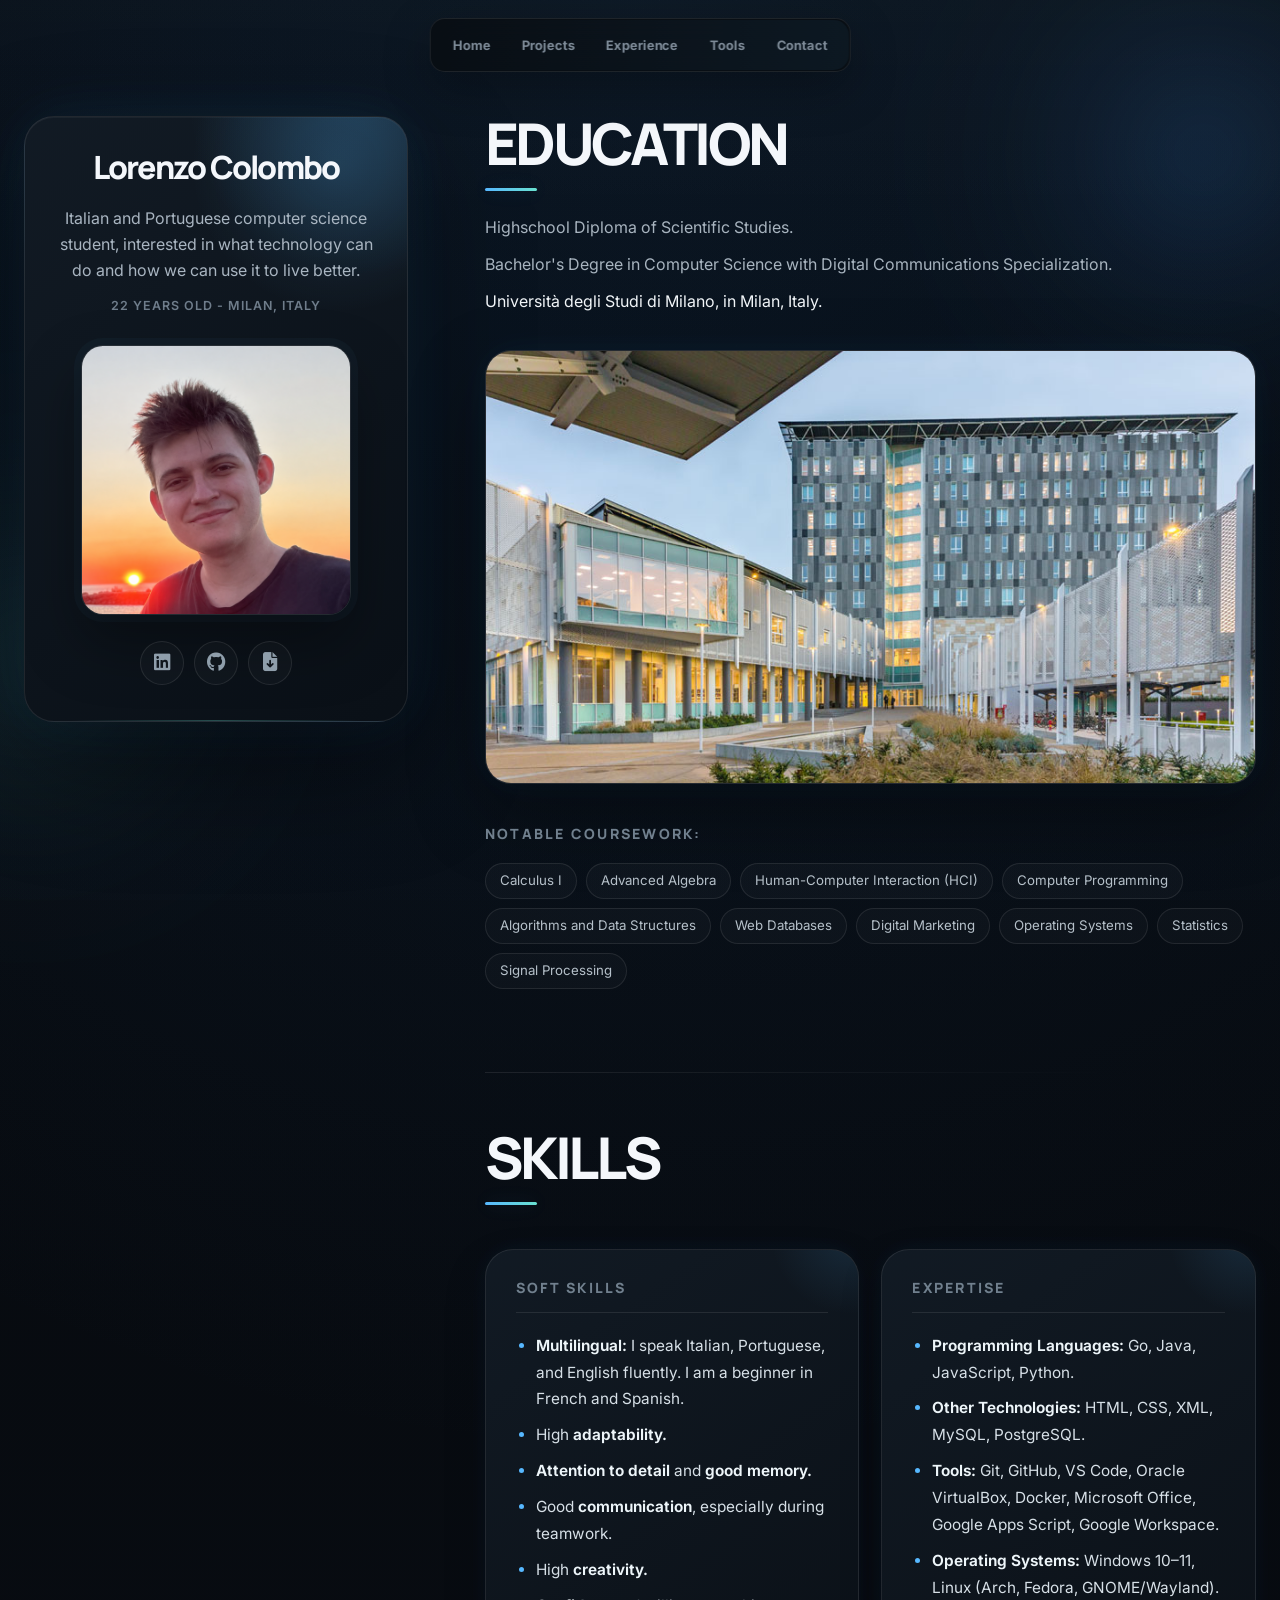
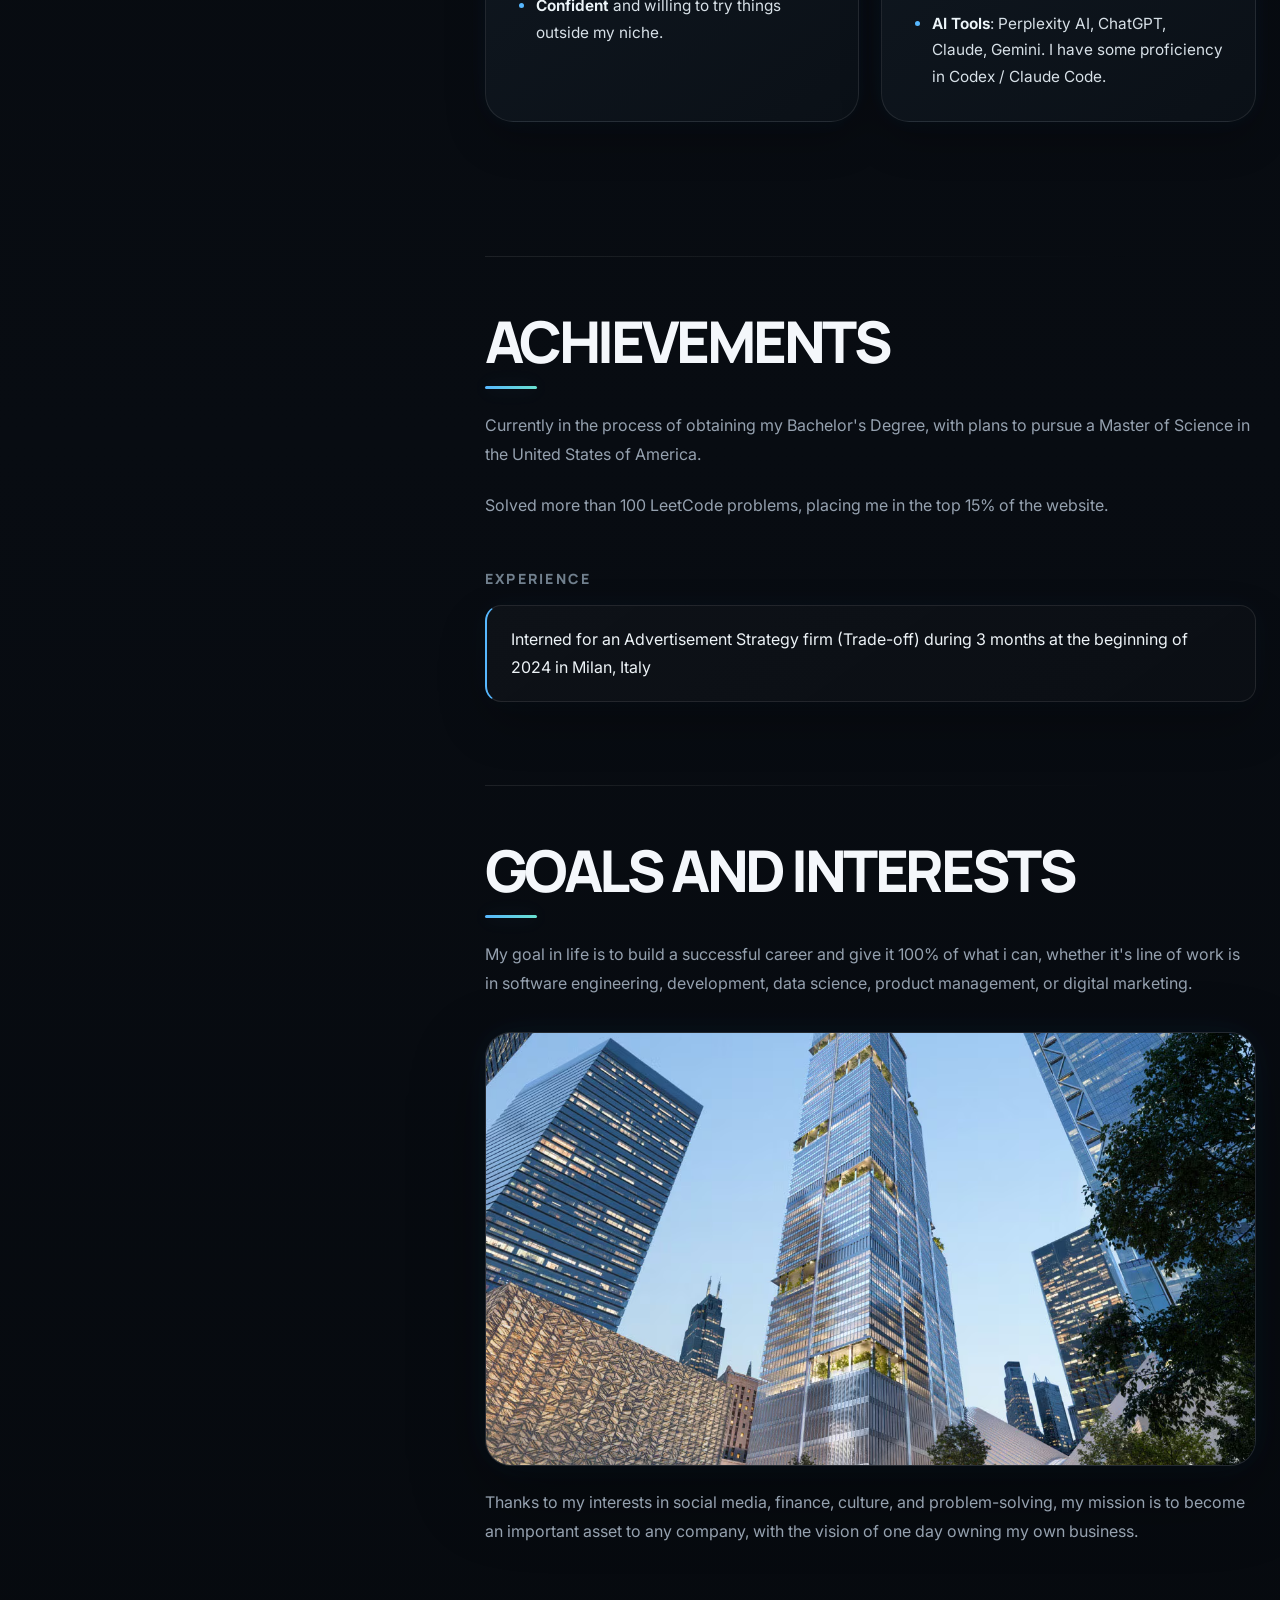
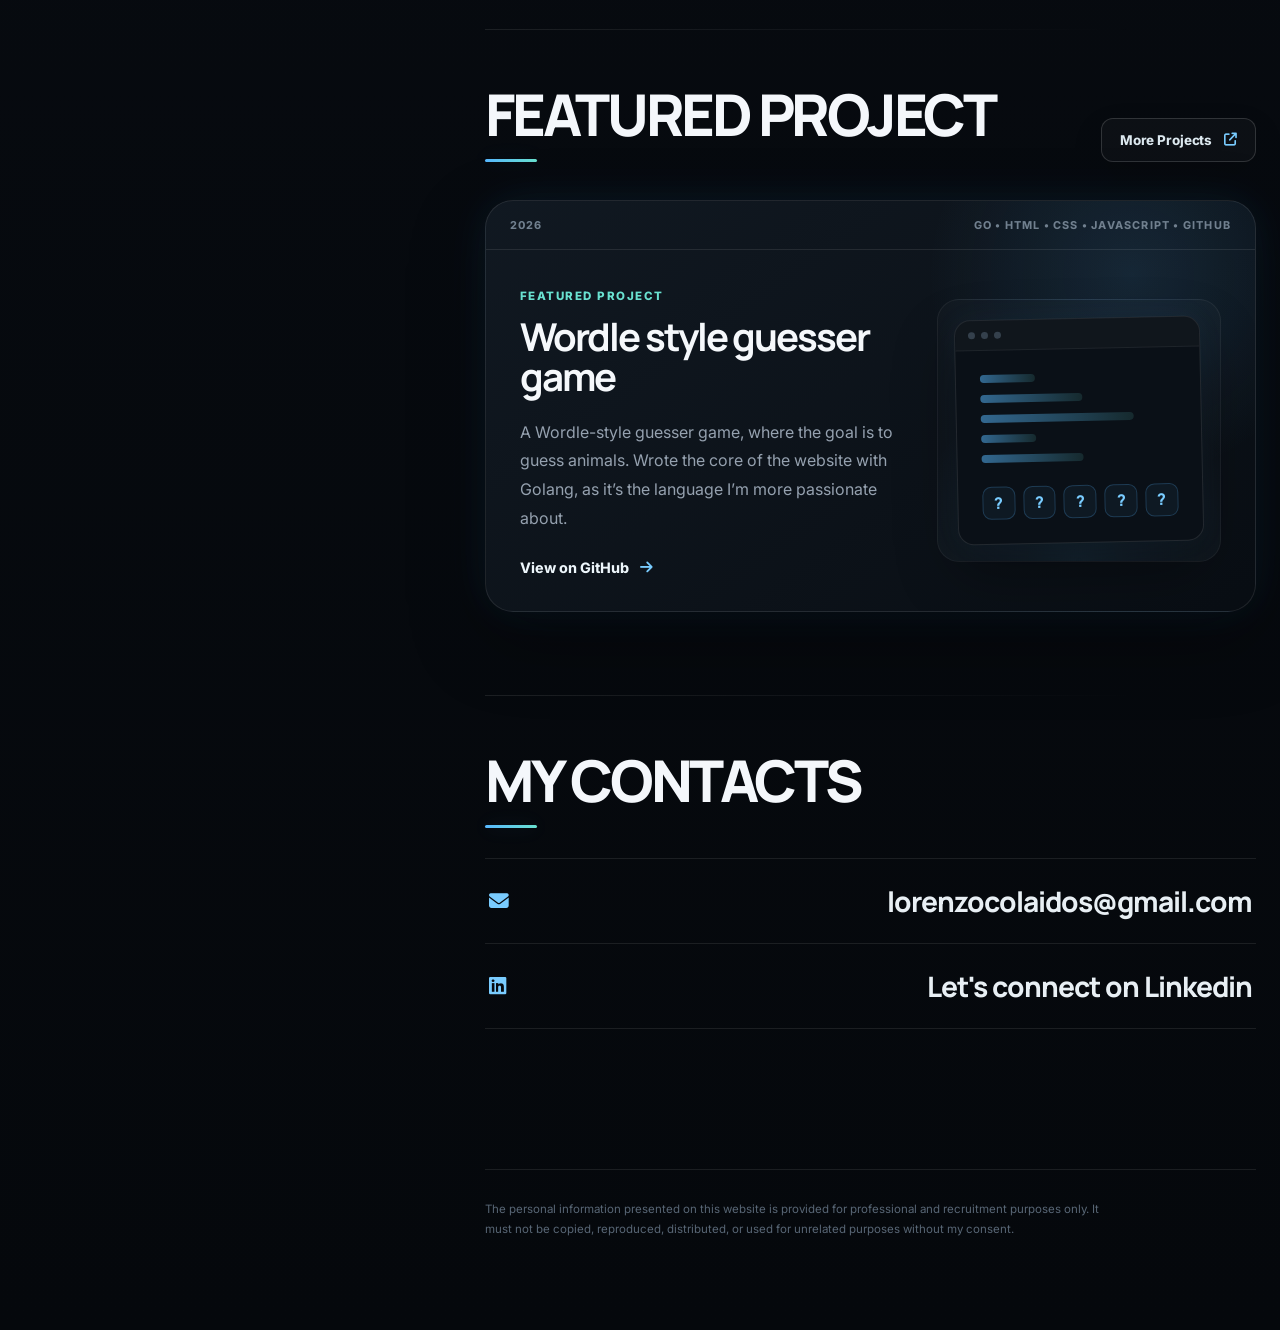
<file: index.html>
<!DOCTYPE html>
<html lang="en">

<head>
    <meta charset="UTF-8">
    <meta name="viewport" content="width=device-width, initial-scale=1.0">
    <meta name="description" content="Portfolio of Lorenzo Colombo, computer science student in Milan.">
    <meta name="theme-color" content="#0b0f14">
    <title>Lorenzo Colombo Aidos Portfolio</title>

    <link rel="icon" href="data:image/svg+xml,<svg xmlns=%22http://www.w3.org/2000/svg%22 viewBox=%220 0 64 64%22><rect width=%2264%22 height=%2264%22 rx=%2214%22 fill=%22%230b0f14%22/><text x=%2232%22 y=%2244%22 font-size=%2230%22 font-family=%22Arial%22 font-weight=%22700%22 text-anchor=%22middle%22 fill=%22%2368d7ff%22>LC</text></svg>">

    <link rel="preconnect" href="https://fonts.googleapis.com">
    <link rel="preconnect" href="https://fonts.gstatic.com" crossorigin>
    <link href="https://fonts.googleapis.com/css2?family=Inter:wght@400;500;600;700;800&family=Manrope:wght@500;600;700;800&display=swap" rel="stylesheet">
    <link rel="stylesheet" href="https://cdnjs.cloudflare.com/ajax/libs/font-awesome/6.5.2/css/all.min.css">
    <link rel="stylesheet" href="./profile.css">
    <link rel="stylesheet" href="./content.css">
    <link rel="stylesheet" href="./navbar.css">

    <script src="./fadenavbar.js" defer></script>
</head>

<body id="top">

    <div class="ambient ambient-one" aria-hidden="true"></div>
    <div class="ambient ambient-two" aria-hidden="true"></div>
    <div class="scroll-progress" aria-hidden="true"></div>

    <nav class="navbar" aria-label="Main navigation">
        <a href="#top">Home</a>
        <a href="./projects.html">Projects</a>
        <a href="#experience">Experience</a>
        <a href="#tools">Tools</a>
        <a href="#contact">Contact</a>
    </nav>

    <div class="layout">

        <aside class="profile">

            <h1 class="name">Lorenzo Colombo</h1>
            <p class="description">Italian and Portuguese computer science student, interested in what technology can do and how we can use it to live better.</p>
            <p class="information">22 years old - Milan, Italy</p>
            <img class="profilepicture" src="picture.png" alt="Portrait of Lorenzo Colombo">

            <div class="socials">
                <a href="https://www.linkedin.com/in/lorenzo-colombo-1971093bb/" target="_blank" rel="noopener noreferrer" aria-label="LinkedIn" title="LinkedIn">
                    <i class="fa-brands fa-linkedin"></i>
                </a>

                <a href="https://github.com/LoreAidos" target="_blank" rel="noopener noreferrer" aria-label="GitHub" title="GitHub">
                    <i class="fa-brands fa-github"></i>
                </a>

                <a href="CSCV_EN.pdf" download aria-label="Download CV" title="Download CV">
                    <i class="fa-solid fa-file-arrow-down"></i>
                </a>
            </div>

        </aside>


        <main class="content">

            <section id="education">

                <h1 class="titlewhite">EDUCATION</h1>

                <p class="paragraph education-entries">
                    <span>Highschool Diploma of Scientific Studies.</span>
                    <span>Bachelor's Degree in Computer Science with Digital Communications Specialization.</span>
                    <span class="paragraphwhite">Università degli Studi di Milano, in Milan, Italy.</span>
                </p>

                <figure class="figure">
                    <img class="picture1" src="celoria.png" alt="The Celoria campus of the Università degli Studi di Milano" loading="lazy">
                </figure>

                <h2 class="titlegray">NOTABLE COURSEWORK:</h2>
                <ul class="education-list">
                    <li>Calculus I</li>
                    <li>Advanced Algebra</li>
                    <li>Human-Computer Interaction (HCI)</li>
                    <li>Computer Programming</li>
                    <li>Algorithms and Data Structures</li>
                    <li>Web Databases</li>
                    <li>Digital Marketing</li>
                    <li>Operating Systems</li>
                    <li>Statistics</li>
                    <li>Signal Processing</li>
                </ul>

            </section>


            <section id="tools">

                <h1 class="titlewhite">SKILLS</h1>

                <div class="skills-container">

                    <div class="skills-box">
                        <h2 class="titlegray">SOFT SKILLS</h2>

                        <ul class="skills-list">
                            <li><strong>Multilingual:</strong> I speak Italian, Portuguese, and English fluently. I am a beginner in French and Spanish.</li>
                            <li>High <strong>adaptability.</strong></li>
                            <li><strong>Attention to detail</strong> and <strong>good memory.</strong></li>
                            <li>Good <strong>communication</strong>, especially during teamwork.</li>
                            <li>High <strong>creativity.</strong></li>
                            <li><strong>Confident</strong> and willing to try things outside my niche.</li>
                        </ul>
                    </div>

                    <div class="skills-box">
                        <h2 class="titlegray">EXPERTISE</h2>

                        <ul class="skills-list">
                            <li><strong>Programming Languages:</strong> Go, Java, JavaScript, Python.</li>
                            <li><strong>Other Technologies:</strong> HTML, CSS, XML, MySQL, PostgreSQL.</li>
                            <li><strong>Tools:</strong> Git, GitHub, VS Code, Oracle VirtualBox, Docker, Microsoft Office, Google Apps Script, Google Workspace.</li>
                            <li><strong>Operating Systems:</strong> Windows 10–11, Linux (Arch, Fedora, GNOME/Wayland).</li>
                            <li><strong>AI Tools</strong>: Perplexity AI, ChatGPT, Claude, Gemini. I have some proficiency in Codex / Claude Code.</li>
                        </ul>
                    </div>

                </div>

                <p class="paragraph skills-summary">I'm very proficient in Web Development and programming languages like Go and Java.</p>

            </section>


            <section id="experience">

                <h1 class="titlewhite">ACHIEVEMENTS</h1>

                <p class="paragraph">
                    Currently in the process of obtaining my Bachelor's Degree, with plans to pursue a Master of Science in the United States of America.
                </p>
                <p class="paragraph">
                    Solved more than 100 LeetCode problems, placing me in the top 15% of the website.
                </p>

                <h2 class="titlegray subtitle">EXPERIENCE</h2>
                <p class="paragraphwhite experience-card">Interned for an Advertisement Strategy firm (Trade-off) during 3 months at the beginning of 2024 in Milan, Italy </p>

            </section>


            <section id="goals">

                <h1 class="titlewhite">GOALS AND INTERESTS</h1>

                <p class="paragraph">
                    My goal in life is to build a successful career and give it 100% of what i can,
                    whether it's line of work is in software engineering, development, data science,
                    product management, or digital marketing.
                </p>

                <figure class="figure">
                    <img class="picture2" src="stockimagegoals.png" alt="Abstract dashboard with charts and data visualizations" loading="lazy">
                </figure>

                <p class="paragraph">
                    Thanks to my interests in social media, finance, culture, and
                    problem-solving, my mission is to become an important asset to any
                    company, with the vision of one day owning my own business.
                </p>

            </section>


            <section id="projects" class="featured-project-section">

                <div class="section-heading-row">
                    <h1 class="titlewhite">FEATURED PROJECT</h1>
                    <a class="more-projects-button" href="./projects.html">
                        More Projects
                        <i class="fa-solid fa-arrow-up-right-from-square" aria-hidden="true"></i>
                    </a>
                </div>

                <article class="featured-project-card">
                    <div class="project-meta">
                        <span>2026</span>
                        <span>GO • HTML • CSS • JAVASCRIPT • GITHUB</span>
                    </div>

                    <div class="project-body">
                        <div class="project-copy">
                            <span class="project-kicker">Featured Project</span>
                            <h2>Wordle style guesser game</h2>
                            <p>
                                A Wordle-style guesser game, where the goal is to guess animals.
                                Wrote the core of the website with Golang, as it’s the language I’m more passionate about.
                            </p>

                            <a class="project-link" href="https://github.com/LoreAidos" target="_blank" rel="noopener noreferrer">
                                View on GitHub
                                <i class="fa-solid fa-arrow-right" aria-hidden="true"></i>
                            </a>
                        </div>

                        <div class="project-visual" aria-hidden="true">
                            <div class="project-window">
                                <div class="project-window-bar">
                                    <span></span><span></span><span></span>
                                </div>
                                <div class="project-window-content">
                                    <div class="project-code-line short"></div>
                                    <div class="project-code-line medium"></div>
                                    <div class="project-code-line long"></div>
                                    <div class="project-code-line short"></div>
                                    <div class="project-code-line medium"></div>
                                    <div class="project-grid">
                                        <span>?</span><span>?</span><span>?</span><span>?</span><span>?</span>
                                    </div>
                                </div>
                            </div>
                        </div>
                    </div>
                </article>

            </section>




            <section id="contact">

                <h1 class="titlewhite">My Contacts</h1>

                <div class="contact-links">
                    <a class="contact-link" href="mailto:lorenzocolaidos@gmail.com">
                        <i class="fa-solid fa-envelope" aria-hidden="true"></i>
                        <span>lorenzocolaidos@gmail.com</span>
                    </a>
                    <a class="contact-link" href="https://www.linkedin.com/in/lorenzo-colombo-1971093bb/" target="_blank" rel="noopener noreferrer">
                        <i class="fa-brands fa-linkedin" aria-hidden="true"></i>
                        <span>Let's connect on Linkedin</span>
                    </a>
                </div>

            </section>


            <footer>
                <p class="privacy-notice">
                    The personal information presented on this website is provided for
                    professional and recruitment purposes only. It must not be copied,
                    reproduced, distributed, or used for unrelated purposes without my
                    consent.
                </p>
            </footer>

        </main>

    </div>

</body>

</html>
</file>
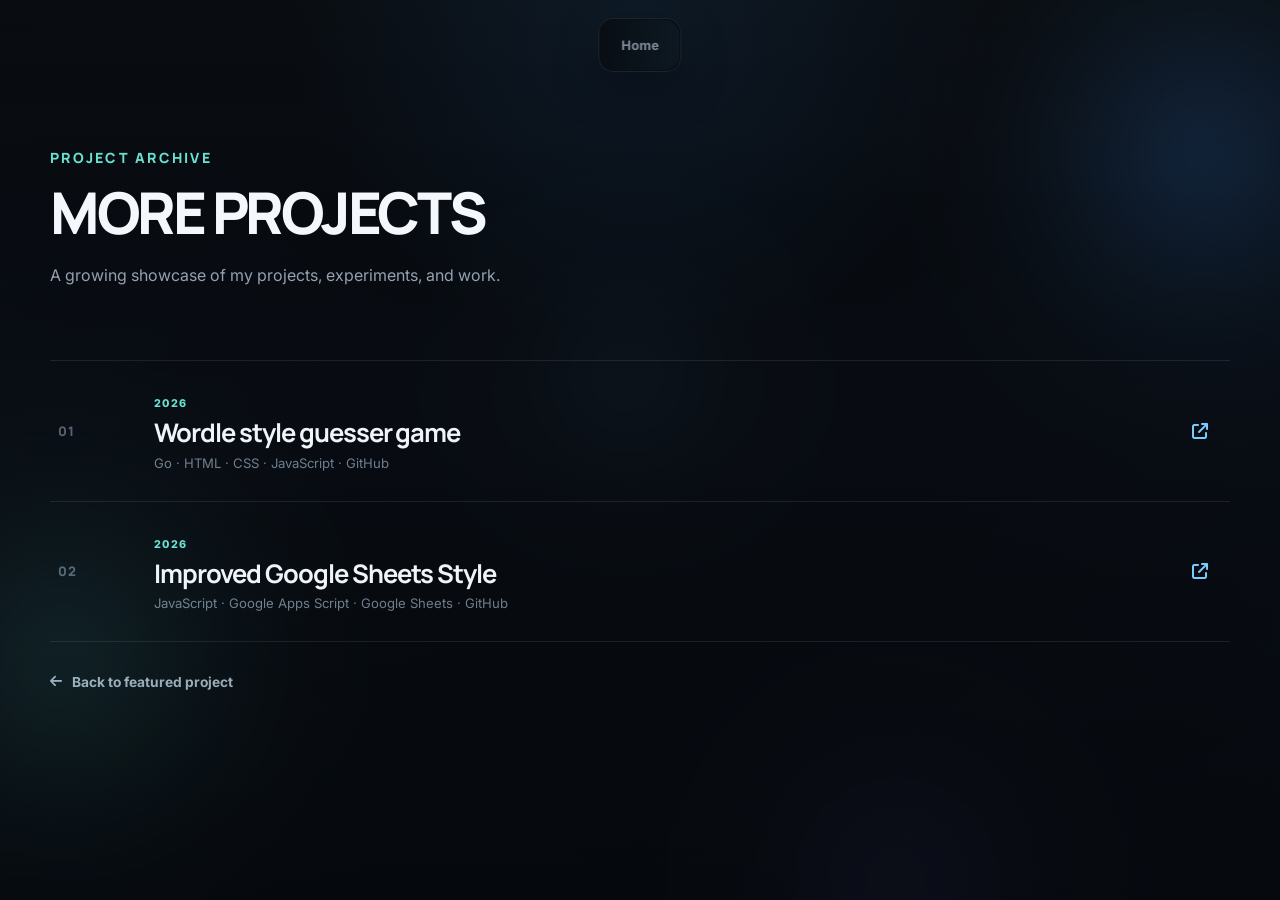
<file: projects.html>
<!DOCTYPE html>
<html lang="en">
<head>
    <meta charset="UTF-8">
    <meta name="viewport" content="width=device-width, initial-scale=1.0">
    <meta name="description" content="Projects by Lorenzo Colombo.">
    <meta name="theme-color" content="#070a0f">
    <title>Lorenzo Colombo — Projects</title>
    <link rel="preconnect" href="https://fonts.googleapis.com">
    <link rel="preconnect" href="https://fonts.gstatic.com" crossorigin>
    <link href="https://fonts.googleapis.com/css2?family=Inter:wght@400;500;600;700;800&family=Manrope:wght@500;600;700;800&display=swap" rel="stylesheet">
    <link rel="stylesheet" href="https://cdnjs.cloudflare.com/ajax/libs/font-awesome/6.5.2/css/all.min.css">
    <link rel="stylesheet" href="./profile.css">
    <link rel="stylesheet" href="./content.css">
    <link rel="stylesheet" href="./navbar.css">
    <script src="./fadenavbar.js" defer></script>
</head>
<body>
    <div class="ambient ambient-one" aria-hidden="true"></div>
    <div class="ambient ambient-two" aria-hidden="true"></div>
    <div class="ambient ambient-three" aria-hidden="true"></div>
    <div class="ambient ambient-four" aria-hidden="true"></div>
    <div class="scroll-progress" aria-hidden="true"></div>

    <nav class="navbar" aria-label="Main navigation">
        <a href="./index.html#top">Home</a>
    </nav>

    <main class="projects-page">
        <header class="projects-hero">
            <span class="titlegray">PROJECT ARCHIVE</span>
            <h1 class="titlewhite">MORE PROJECTS</h1>
            <p class="paragraph">A growing showcase of my projects, experiments, and work.</p>
        </header>

        <section class="project-list" aria-label="Project list">
            <!-- Duplicate a .project-row below when you add another project. -->
            <a class="project-row" href="https://github.com/LoreAidos" target="_blank" rel="noopener noreferrer">
                <div class="project-index">01</div>
                <div class="project-info">
                    <span class="project-list-kicker">2026</span>
                    <h2>Wordle style guesser game</h2>
                    <p>Go · HTML · CSS · JavaScript · GitHub</p>
                </div>
                <i class="fa-solid fa-arrow-up-right-from-square project-row-icon" aria-hidden="true"></i>
            </a>
            <a class="project-row" href="https://github.com/LoreAidos/ImprovedGoogleSheetsStyle" target="_blank" rel="noopener noreferrer">
                <div class="project-index">02</div>
                <div class="project-info">
                    <span class="project-list-kicker">2026</span>
                    <h2>Improved Google Sheets Style</h2>
                    <p>JavaScript · Google Apps Script · Google Sheets · GitHub</p>
                </div>
                <i class="fa-solid fa-arrow-up-right-from-square project-row-icon" aria-hidden="true"></i>
            </a>
        </section>

        <a class="back-home" href="./index.html#projects">
            <i class="fa-solid fa-arrow-left" aria-hidden="true"></i>
            Back to featured project
        </a>
    </main>

    <script>
        const progress = document.querySelector('.scroll-progress');
        function updateProgress() {
            const max = document.documentElement.scrollHeight - window.innerHeight;
            progress.style.width = `${max > 0 ? (window.scrollY / max) * 100 : 0}%`;
        }
        window.addEventListener('scroll', updateProgress, { passive: true });
        updateProgress();
    </script>
</body>
</html>
</file>
<file: profile.css>
:root {
    --bg: #070a0f;
    --bg-soft: #0b1017;
    --surface: #0f151d;
    --surface-2: #121b25;
    --surface-3: #17222e;
    --ink: #f4f7fb;
    --muted: #95a1af;
    --muted-2: #667382;
    --line: rgba(255,255,255,.09);
    --line-strong: rgba(255,255,255,.15);
    --blue: #57b8ff;
    --blue-bright: #79ccff;
    --blue-deep: #2467ad;
    --cyan: #69e1d0;
    --shadow-sm: 0 18px 40px rgba(0,0,0,.24), 0 0 30px rgba(87,184,255,.035);
    --shadow-md: 0 28px 72px rgba(0,0,0,.34), 0 0 42px rgba(87,184,255,.045);
    --shadow-lg: 0 42px 118px rgba(0,0,0,.44), 0 0 58px rgba(87,184,255,.055);
    --radius-lg: 28px;
    --radius-md: 18px;
    --max: 1480px;
    --grid-size: clamp(34px, 3vw, 52px);
}

* { box-sizing: border-box; }

html {
    scroll-behavior: smooth;
    scroll-padding-top: 110px;
    background: var(--bg);
}

body {
    position: relative;
    isolation: isolate;
    min-height: 100vh;
    margin: 0;
    color: var(--ink);
    background:
        radial-gradient(circle at 50% 0%, rgba(36,103,173,.14), transparent 32%),
        linear-gradient(180deg, #06090d 0%, #080c12 45%, #05080c 100%);
    font-family: "Inter", sans-serif;
    overflow-x: hidden;
    -webkit-font-smoothing: antialiased;
}

body::before {
    content: "";
    position: fixed;
    inset: 0;
    pointer-events: none;
    opacity: .24;
    background-image:
        linear-gradient(rgba(255,255,255,.028) 1px, transparent 1px),
        linear-gradient(90deg, rgba(255,255,255,.028) 1px, transparent 1px);
    background-size: var(--grid-size) var(--grid-size);
    background-position: center top;
    mask-image: radial-gradient(circle at 50% 18%, black 0%, black 35%, transparent 88%);
    -webkit-mask-image: radial-gradient(circle at 50% 18%, black 0%, black 35%, transparent 88%);
    z-index: 0;
}

body::after {
    content: "";
    position: fixed;
    inset: 0;
    pointer-events: none;
    background:
        radial-gradient(circle at 50% 50%, transparent 36%, rgba(2,4,7,.34) 100%),
        linear-gradient(180deg, rgba(255,255,255,.018), transparent 24%, transparent 76%, rgba(0,0,0,.14));
    mix-blend-mode: screen;
    opacity: .65;
    z-index: 1;
}

::selection { background: rgba(87,184,255,.28); }

a:focus-visible {
    outline: 2px solid var(--blue-bright);
    outline-offset: 3px;
}

img { max-width: 100%; }

.ambient {
    position: fixed;
    width: clamp(300px, 38vw, 680px);
    height: clamp(300px, 38vw, 680px);
    border-radius: 50%;
    pointer-events: none;
    filter: blur(clamp(34px, 3.8vw, 58px));
    z-index: 0;
    will-change: transform, opacity;
    mix-blend-mode: screen;
}

.ambient-one {
    top: -10%;
    right: -13%;
    opacity: .29;
    background: radial-gradient(circle, rgba(54,145,255,.78) 0%, rgba(54,145,255,.25) 34%, transparent 70%);
    animation: ambientFloatOne 15s ease-in-out infinite alternate;
}

.ambient-two {
    left: -14%;
    top: 46%;
    opacity: .23;
    background: radial-gradient(circle, rgba(84,223,206,.62) 0%, rgba(84,223,206,.18) 36%, transparent 70%);
    animation: ambientFloatTwo 18s ease-in-out infinite alternate;
}

.ambient-three {
    width: clamp(220px, 28vw, 520px);
    height: clamp(220px, 28vw, 520px);
    top: 78%;
    right: 16%;
    opacity: .13;
    background: radial-gradient(circle, rgba(125,102,255,.58) 0%, rgba(125,102,255,.16) 38%, transparent 72%);
    animation: ambientFloatThree 21s ease-in-out infinite alternate;
}

.ambient-four {
    width: clamp(180px, 22vw, 420px);
    height: clamp(180px, 22vw, 420px);
    top: 26%;
    left: 38%;
    opacity: .11;
    background: radial-gradient(circle, rgba(87,184,255,.65) 0%, rgba(87,184,255,.12) 40%, transparent 72%);
    animation: ambientFloatFour 19s ease-in-out infinite alternate;
}



.scroll-progress {
    position: fixed;
    top: 0;
    left: 0;
    width: 0;
    height: 2px;
    background: linear-gradient(90deg, var(--blue), var(--cyan));
    z-index: 3000;
    box-shadow: 0 0 22px rgba(87,184,255,.35);
}

.layout {
    position: relative;
    z-index: 2;
    display: grid;
    grid-template-columns: clamp(320px, 30vw, 430px) minmax(0, 1fr);
    column-gap: clamp(48px, 6vw, 96px);
    align-items: start;
    width: min(calc(100% - 48px), var(--max));
    margin: 0 auto;
    padding: 116px 0 0;
}

.profile {
    position: sticky;
    top: 96px;
    align-self: start;
    padding: 34px 30px 36px;
    border-radius: 30px;
    color: #fff;
    background:
        radial-gradient(circle at 82% 8%, rgba(87,184,255,.15), transparent 23%),
        linear-gradient(145deg, rgba(18,27,37,.98), rgba(10,16,23,.98));
    border: 1px solid var(--line);
    box-shadow: var(--shadow-lg), 0 0 70px rgba(87,184,255,.07), inset 0 1px 0 rgba(255,255,255,.045);
    overflow: hidden;
    isolation: isolate;
    transition: border-color .35s ease, box-shadow .35s ease, transform .35s ease;
}

.profile:hover {
    border-color: rgba(87,184,255,.20);
    box-shadow: 0 46px 110px rgba(0,0,0,.42), 0 0 65px rgba(87,184,255,.11), inset 0 1px 0 rgba(255,255,255,.06);
    transform: translateY(-2px);
}

.profile::before {
    content: "";
    position: absolute;
    width: 360px;
    height: 360px;
    top: -195px;
    right: -135px;
    border-radius: 50%;
    background: radial-gradient(circle, rgba(87,184,255,.18), transparent 68%);
    pointer-events: none;
    animation: profileOrb 8s ease-in-out infinite alternate;
}

.profile::after {
    content: "";
    position: absolute;
    left: 12%;
    right: 12%;
    bottom: 0;
    height: 1px;
    background: linear-gradient(90deg, transparent, rgba(105,225,208,.65), transparent);
    opacity: .45;
    animation: pulseLine 4s ease-in-out infinite;
}

.name,
.description,
.information,
.profilepicture,
.socials { position: relative; z-index: 1; }

.name {
    margin: 0;
    font-family: "Manrope", sans-serif;
    font-weight: 800;
    font-size: clamp(2rem, 2.45vw, 2.75rem);
    line-height: 1.05;
    letter-spacing: -.055em;
    text-align: center;
    color: var(--ink);
}

.description {
    margin: 20px 0 0;
    color: #a9b5c1;
    font-size: clamp(1rem, 1.2vw, 1.15rem);
    line-height: 1.65;
    text-align: center;
}

.information {
    margin: 14px 0 0;
    color: #6f7d8b;
    font-size: .78rem;
    font-weight: 600;
    letter-spacing: .08em;
    text-transform: uppercase;
    text-align: center;
}

.profilepicture {
    display: block;
    width: min(270px, 100%);
    aspect-ratio: 1;
    height: auto;
    object-fit: cover;
    object-position: 46% 30%;
    margin: 32px auto 0;
    border-radius: 22px;
    border: 1px solid rgba(255,255,255,.10);
    box-shadow: 0 28px 60px rgba(0,0,0,.34), 0 0 0 7px rgba(87,184,255,.035);
    transition: transform .55s cubic-bezier(.2,.8,.2,1), box-shadow .55s ease, filter .55s ease;
}

.profile:hover .profilepicture {
    transform: scale(1.018) translateY(-3px);
    box-shadow: 0 32px 70px rgba(0,0,0,.40), 0 0 0 7px rgba(87,184,255,.055), 0 0 42px rgba(87,184,255,.055);
    filter: saturate(1.03) brightness(1.025);
}

.socials {
    display: flex;
    justify-content: center;
    align-items: center;
    gap: 10px;
    margin-top: 26px;
}

.socials a {
    width: 44px;
    height: 44px;
    display: grid;
    place-items: center;
    color: #8f9eab;
    font-size: 19px;
    text-decoration: none;
    border: 1px solid var(--line);
    border-radius: 50%;
    background: rgba(255,255,255,.025);
    transition: transform .24s ease, color .24s ease, background .24s ease, border-color .24s ease, box-shadow .24s ease;
}

.socials a:hover {
    color: #071017;
    background: var(--blue-bright);
    border-color: var(--blue-bright);
    transform: translateY(-3px);
    box-shadow: 0 12px 28px rgba(87,184,255,.18);
}

@keyframes ambientFloatOne {
    from { transform: translate(0,0) scale(1); }
    to { transform: translate(-50px,40px) scale(1.15); }
}

@keyframes ambientFloatTwo {
    from { transform: translate(0,0) scale(1); }
    to { transform: translate(55px,-35px) scale(1.14); }
}


@keyframes ambientFloatThree {
    from { transform: translate3d(0,0,0) scale(1); }
    to { transform: translate3d(-45px,-35px,0) scale(1.14); }
}

@keyframes ambientFloatFour {
    from { transform: translate3d(-20px,30px,0) scale(.96); }
    to { transform: translate3d(35px,-25px,0) scale(1.10); }
}

@keyframes profileOrb {
    from { transform: translate(0,0) scale(1); opacity: .55; }
    to { transform: translate(-30px,25px) scale(1.17); opacity: .95; }
}

@keyframes pulseLine {
    0%,100% { opacity: .12; transform: scaleX(.65); }
    50% { opacity: .58; transform: scaleX(1); }
}

@media (max-height: 820px) and (min-width: 901px) {
    .profile { top: 88px; padding: 28px 28px 30px; }
    .description { margin-top: 14px; }
    .information { margin-top: 10px; }
    .profilepicture { width: min(240px, 100%); margin-top: 22px; }
    .socials { margin-top: 20px; }
}

@media (max-height: 680px) and (min-width: 901px) {
    .profile { position: relative; top: auto; }
}

@media (max-width: 900px) {
    .layout {
        grid-template-columns: minmax(0, 1fr);
        row-gap: 70px;
        padding-top: 116px;
    }

    .profile {
        position: relative;
        top: auto;
        width: 100%;
        max-width: 560px;
        margin: 0 auto;
    }

    .profilepicture { width: min(250px, 100%); }
}

@media (max-width: 700px) {
    .layout {
        width: min(calc(100% - 28px), 620px);
        padding-top: 130px;
        row-gap: 48px;
    }

    .profile { padding: 28px 20px 32px; border-radius: 24px; }

    .name { font-size: clamp(2rem, 9vw, 2.6rem); }
    .description { font-size: 1rem; }
    .information { font-size: .68rem; }
    .profilepicture { width: min(240px, 70vw); margin-top: 24px; border-radius: 20px; }
    .socials { gap: 8px; margin-top: 22px; }
    .socials a { width: 40px; height: 40px; font-size: 18px; }
    .ambient { opacity: .10; }
    body::before { opacity: .12; }
}

@media (prefers-reduced-motion: reduce) {
    *, *::before, *::after {
        animation-duration: .001ms !important;
        animation-iteration-count: 1 !important;
        scroll-behavior: auto !important;
        transition-duration: .001ms !important;
    }
}
</file>
<file: content.css>
.content {
    min-width: 0;
    padding-bottom: 90px;
}

.content section {
    position: relative;
    margin-bottom: clamp(110px, 11vw, 170px);
}

.content section + section::before {
    content: "";
    position: absolute;
    left: 0;
    top: -58px;
    width: 100%;
    height: 1px;
    background: linear-gradient(90deg, var(--line), transparent 85%);
}

.paragraph,
.paragraphwhite {
    font-size: clamp(1rem, 1.05vw, 1.12rem);
    line-height: 1.82;
    margin: 22px 0 0;
    max-width: 48em;
}

.paragraph { color: var(--muted); }
.paragraphwhite { color: #edf3f7; }

.titlewhite,
.titlegray {
    margin: 0;
    font-family: "Manrope", sans-serif;
    text-transform: uppercase;
}

.titlewhite {
    color: var(--ink);
    font-size: clamp(2.6rem, 4.5vw, 4.5rem);
    font-weight: 800;
    line-height: .94;
    letter-spacing: -.06em;
}

.titlegray {
    color: #71808e;
    font-size: clamp(.88rem, 1.05vw, 1rem);
    font-weight: 800;
    line-height: 1.2;
    letter-spacing: .16em;
}

.content .titlewhite {
    position: relative;
    width: fit-content;
}

.content .titlewhite::after {
    content: "";
    display: block;
    width: 52px;
    height: 3px;
    margin-top: 18px;
    border-radius: 99px;
    background: linear-gradient(90deg, var(--blue), var(--cyan));
    box-shadow: 0 0 18px rgba(87,184,255,.15);
    transition: width .35s ease;
}

.content .titlewhite:hover::after { width: 92px; }

.subtitle { margin-top: 50px; }

.education-entries span {
    display: block;
    color: #a8b4bf;
}

.education-entries span + span { margin-top: 8px; }
.education-entries .paragraphwhite { color: #f2f6f9; }

.figure {
    margin: 34px 0 42px;
    padding: 0;
}

.picture1,
.picture2 {
    display: block;
    width: 100%;
    height: auto;
    object-fit: cover;
    border-radius: 26px;
    border: 1px solid var(--line);
    background: var(--surface);
    box-shadow: var(--shadow-md), 0 0 34px rgba(87,184,255,.045);
    transition: transform .55s cubic-bezier(.2,.8,.2,1), box-shadow .55s ease, border-color .4s ease, filter .5s ease;
}

.picture1 { aspect-ratio: 16 / 9; object-position: 50% 45%; }
.picture2 { aspect-ratio: 16 / 9; }

.picture1:hover,
.picture2:hover {
    transform: translateY(-6px) scale(1.006);
    border-color: rgba(87,184,255,.18);
    box-shadow: var(--shadow-lg), 0 0 48px rgba(87,184,255,.09);
    filter: brightness(1.03) saturate(1.03);
}

#goals .figure { margin-bottom: 8px; }

.education-list {
    display: flex;
    flex-wrap: wrap;
    gap: 9px;
    margin: 20px 0 0;
    padding: 0;
    list-style: none;
}

.education-list li {
    padding: 7px 14px;
    color: #b6c1ca;
    background: rgba(255,255,255,.025);
    border: 1px solid var(--line);
    border-radius: 999px;
    font-size: .83rem;
    line-height: 1.5;
    transition: color .22s ease, background .22s ease, border-color .22s ease, transform .22s ease;
}

.education-list li:hover {
    color: #eff6fa;
    background: rgba(87,184,255,.07);
    border-color: rgba(87,184,255,.22);
    transform: translateY(-1px);
}

.skills-container {
    display: grid;
    grid-template-columns: repeat(2, minmax(0, 1fr));
    gap: 22px;
    margin-top: 44px;
}

.skills-box {
    position: relative;
    padding: 30px;
    border: 1px solid var(--line);
    border-radius: var(--radius-lg);
    background: linear-gradient(145deg, rgba(18,27,37,.96), rgba(11,17,24,.96));
    box-shadow: var(--shadow-sm), 0 0 26px rgba(87,184,255,.045);
    overflow: hidden;
    transition: transform .32s ease, border-color .32s ease, box-shadow .32s ease;
}

.skills-box::before {
    content: "";
    position: absolute;
    width: 160px;
    height: 160px;
    top: -95px;
    right: -72px;
    border-radius: 50%;
    background: radial-gradient(circle, rgba(87,184,255,.12), transparent 70%);
    transition: transform .5s ease;
}

.skills-box:hover {
    transform: translateY(-5px);
    border-color: rgba(87,184,255,.18);
    box-shadow: var(--shadow-md), 0 0 42px rgba(87,184,255,.085);
}

.skills-box:hover::before { transform: scale(1.45); }

.skills-box .titlegray {
    margin-bottom: 20px;
    padding-bottom: 15px;
    border-bottom: 1px solid var(--line);
}

.skills-list {
    margin: 0;
    padding-left: 20px;
    color: #d7e0e7;
    font-size: .96rem;
    line-height: 1.75;
}

.skills-list li { margin-bottom: 9px; }
.skills-list li:last-child { margin-bottom: 0; }
.skills-list li::marker { color: var(--blue); }
.skills-list strong { font-weight: 650; color: #edf5f9; }

.experience-card {
    max-width: none;
    margin-top: 18px;
    padding: 20px 24px;
    line-height: 1.7;
    border-radius: 16px;
    background: linear-gradient(145deg, rgba(255,255,255,.028), rgba(255,255,255,.014));
    border: 1px solid var(--line);
    border-left: 2px solid var(--blue);
    box-shadow: 0 22px 48px rgba(0,0,0,.24), 0 0 28px rgba(87,184,255,.045);
}

.contact-links {
    display: flex;
    flex-direction: column;
    align-items: stretch;
    gap: 0;
    margin-top: 30px;
    border-top: 1px solid var(--line);
}

.contact-link {
    display: flex;
    align-items: center;
    justify-content: space-between;
    gap: 20px;
    padding: 23px 4px;
    color: #e8eff4;
    text-decoration: none;
    font-family: "Manrope", sans-serif;
    font-size: clamp(1.2rem, 2.2vw, 1.9rem);
    font-weight: 750;
    letter-spacing: -.035em;
    border-bottom: 1px solid var(--line);
    transition: color .24s ease, padding-left .24s ease, background .24s ease;
}

.contact-link i {
    color: var(--blue-bright);
    font-size: .7em;
}

.contact-link:hover {
    color: #ffffff;
    padding-left: 10px;
    background: linear-gradient(90deg, rgba(87,184,255,.045), transparent 80%);
}

.content footer {
    padding-top: 30px;
    border-top: 1px solid var(--line);
}

.privacy-notice {
    max-width: 620px;
    margin: 0;
    color: #586675;
    font-size: .72rem;
    line-height: 1.7;
}

.js-ready .fade-in {
    opacity: 0;
    transform: translateY(22px);
    transition:
        opacity .72s ease var(--fade-delay, 0ms),
        transform .72s cubic-bezier(.2,.8,.2,1) var(--fade-delay, 0ms);
}

.js-ready .fade-in.is-visible {
    opacity: 1;
    transform: translateY(0);
}

@media (max-width: 1100px) {
    .skills-container { grid-template-columns: 1fr; }
}

@media (max-width: 700px) {
    .content { padding-bottom: 55px; }
    .content section { margin-bottom: 88px; }
    .content section + section::before { top: -42px; }
    .paragraph, .paragraphwhite { font-size: 1rem; line-height: 1.72; }
    .titlewhite { font-size: clamp(2.35rem, 11vw, 3.35rem); }
    .titlewhite::after { width: 40px; height: 2px; margin-top: 14px; }
    .titlegray { font-size: .82rem; }
    .figure { margin: 28px 0 34px; }
    .picture1, .picture2 { border-radius: 20px; }
    .skills-container { gap: 18px; margin-top: 32px; }
    .skills-box { padding: 24px 20px; border-radius: 22px; }
    .skills-box:hover, .picture1:hover, .picture2:hover { transform: none; }
    .skills-list { font-size: .94rem; }
    .contact-link { font-size: 1.32rem; padding: 20px 2px; }
    .contact-link:hover { padding-left: 5px; }
    .privacy-notice { font-size: .66rem; }
    .js-ready .fade-in { transform: translateY(14px); }
}

@media (prefers-reduced-motion: reduce) {
    .js-ready .fade-in { opacity: 1; transform: none; transition: none; }
}

/* Featured project */
.section-heading-row {
    display: flex;
    align-items: flex-end;
    justify-content: space-between;
    gap: 28px;
    margin-bottom: 38px;
}

.section-heading-row .titlewhite {
    flex: 1 1 auto;
}

.more-projects-button {
    flex: 0 0 auto;
    display: inline-flex;
    align-items: center;
    gap: 12px;
    padding: 13px 18px;
    border: 1px solid var(--line-strong);
    border-radius: 12px;
    color: #dce8ef;
    background: rgba(255,255,255,.028);
    text-decoration: none;
    font-family: "Inter", sans-serif;
    font-size: .84rem;
    font-weight: 750;
    letter-spacing: -.01em;
    box-shadow: 0 12px 30px rgba(0,0,0,.14);
    transition: transform .25s ease, color .25s ease, border-color .25s ease, background .25s ease, box-shadow .25s ease;
}

.more-projects-button i {
    color: var(--blue-bright);
    font-size: .82rem;
}

.more-projects-button:hover {
    color: #fff;
    background: rgba(87,184,255,.07);
    border-color: rgba(87,184,255,.26);
    transform: translateY(-2px);
    box-shadow: 0 16px 34px rgba(0,0,0,.22), 0 0 24px rgba(87,184,255,.05);
}

.featured-project-card {
    position: relative;
    overflow: hidden;
    border: 1px solid var(--line);
    border-radius: 28px;
    background:
        radial-gradient(circle at 84% 18%, rgba(87,184,255,.12), transparent 28%),
        linear-gradient(145deg, rgba(17,25,34,.98), rgba(9,14,20,.98));
    box-shadow: var(--shadow-md), 0 0 52px rgba(87,184,255,.07);
}

.featured-project-card::before {
    content: "";
    position: absolute;
    inset: 0;
    pointer-events: none;
    background: linear-gradient(120deg, transparent 20%, rgba(255,255,255,.025) 50%, transparent 80%);
    transform: translateX(-100%);
    transition: transform .8s ease;
}

.featured-project-card:hover::before {
    transform: translateX(100%);
}

.project-meta {
    display: flex;
    justify-content: space-between;
    gap: 18px;
    padding: 17px 24px;
    border-bottom: 1px solid var(--line);
    color: #71808f;
    font-size: .68rem;
    font-weight: 750;
    letter-spacing: .11em;
    text-transform: uppercase;
}

.project-body {
    display: grid;
    grid-template-columns: minmax(0, 1.15fr) minmax(280px, .85fr);
    gap: 34px;
    align-items: center;
    padding: 34px;
}

.project-copy {
    max-width: 640px;
}

.project-kicker {
    display: inline-block;
    margin-bottom: 14px;
    color: var(--cyan);
    font-size: .72rem;
    font-weight: 800;
    letter-spacing: .13em;
    text-transform: uppercase;
}

.project-copy h2 {
    margin: 0;
    color: #f5f8fb;
    font-family: "Manrope", sans-serif;
    font-size: clamp(1.9rem, 3vw, 3rem);
    line-height: 1.05;
    letter-spacing: -.055em;
}

.project-copy p {
    margin: 20px 0 0;
    max-width: 58ch;
    color: var(--muted);
    font-size: 1rem;
    line-height: 1.8;
}

.project-link {
    display: inline-flex;
    align-items: center;
    gap: 11px;
    margin-top: 26px;
    color: #edf6fb;
    text-decoration: none;
    font-size: .9rem;
    font-weight: 750;
    transition: color .22s ease, gap .22s ease;
}

.project-link i {
    color: var(--blue-bright);
    transition: transform .22s ease;
}

.project-link:hover {
    color: #fff;
    gap: 15px;
}

.project-link:hover i {
    transform: translateX(2px);
}

.project-visual {
    min-height: 250px;
    display: grid;
    place-items: center;
    padding: 18px;
    border: 1px solid rgba(255,255,255,.055);
    border-radius: 22px;
    background:
        radial-gradient(circle at 50% 100%, rgba(87,184,255,.10), transparent 60%),
        rgba(255,255,255,.018);
}

.project-window {
    width: min(100%, 390px);
    overflow: hidden;
    border: 1px solid rgba(255,255,255,.10);
    border-radius: 16px;
    background: #0a1017;
    box-shadow: 0 26px 60px rgba(0,0,0,.35), 0 0 28px rgba(87,184,255,.05);
    transform: rotate(-1.2deg);
    transition: transform .45s cubic-bezier(.2,.8,.2,1), box-shadow .45s ease;
}

.featured-project-card:hover .project-window {
    transform: rotate(0deg) translateY(-4px);
    box-shadow: 0 32px 68px rgba(0,0,0,.42), 0 0 28px rgba(87,184,255,.06);
}

.project-window-bar {
    display: flex;
    gap: 6px;
    padding: 11px 13px;
    border-bottom: 1px solid rgba(255,255,255,.06);
    background: rgba(255,255,255,.025);
}

.project-window-bar span {
    width: 7px;
    height: 7px;
    border-radius: 50%;
    background: #34404c;
}

.project-window-content {
    padding: 24px;
}

.project-code-line {
    height: 8px;
    margin-bottom: 12px;
    border-radius: 999px;
    background: linear-gradient(90deg, rgba(87,184,255,.52), rgba(105,225,208,.12));
}

.project-code-line.short { width: 28%; }
.project-code-line.medium { width: 52%; }
.project-code-line.long { width: 78%; }

.project-grid {
    display: grid;
    grid-template-columns: repeat(5, 1fr);
    gap: 8px;
    margin-top: 24px;
}

.project-grid span {
    aspect-ratio: 1;
    display: grid;
    place-items: center;
    border: 1px solid rgba(87,184,255,.22);
    border-radius: 9px;
    color: var(--blue-bright);
    background: rgba(87,184,255,.055);
    font-family: "Manrope", sans-serif;
    font-size: 1rem;
    font-weight: 800;
}

@media (max-width: 820px) {
    .section-heading-row {
        align-items: flex-start;
        flex-direction: column;
    }

    .project-body {
        grid-template-columns: 1fr;
    }

    .project-visual {
        min-height: 210px;
    }
}

@media (max-width: 700px) {
    .section-heading-row {
        gap: 18px;
        margin-bottom: 26px;
    }

    .more-projects-button {
        padding: 12px 15px;
        font-size: .8rem;
    }

    .featured-project-card { border-radius: 22px; }

    .project-meta {
        flex-direction: column;
        gap: 6px;
        padding: 15px 18px;
    }

    .project-body { padding: 22px; gap: 24px; }
    .project-copy h2 { font-size: 1.9rem; }
    .project-copy p { font-size: .94rem; line-height: 1.7; }
    .project-visual { min-height: 180px; padding: 12px; border-radius: 18px; }
}

/* More projects page */
.projects-page {
    width: min(calc(100% - 48px), 1180px);
    margin: 0 auto;
    padding: 150px 0 110px;
}

.projects-hero {
    max-width: 760px;
    margin-bottom: 70px;
}

.projects-hero .titlegray {
    display: block;
    margin-bottom: 18px;
    color: var(--cyan);
}

.projects-hero .paragraph {
    max-width: 40em;
}

.project-list {
    border-top: 1px solid var(--line);
}

.project-row {
    display: grid;
    grid-template-columns: 74px minmax(0, 1fr) 30px;
    align-items: center;
    gap: 22px;
    padding: 30px 8px;
    border-bottom: 1px solid var(--line);
    color: inherit;
    text-decoration: none;
    transition: padding .28s ease, background .28s ease;
}

.project-row:hover {
    padding-left: 16px;
    padding-right: 0;
    background: linear-gradient(90deg, rgba(87,184,255,.045), transparent 72%);
}

.project-index {
    color: #536170;
    font-family: "Manrope", sans-serif;
    font-size: .82rem;
    font-weight: 800;
    letter-spacing: .08em;
}

.project-list-kicker {
    color: var(--cyan);
    font-size: .67rem;
    font-weight: 800;
    letter-spacing: .12em;
    text-transform: uppercase;
}

.project-info h2 {
    margin: 7px 0 7px;
    color: #eef4f8;
    font-family: "Manrope", sans-serif;
    font-size: clamp(1.2rem, 2vw, 1.65rem);
    line-height: 1.15;
    letter-spacing: -.04em;
}

.project-info p {
    margin: 0;
    color: #6f7e8d;
    font-size: .82rem;
}

.project-row-icon {
    color: var(--blue-bright);
    transition: transform .25s ease;
}

.project-row:hover .project-row-icon {
    transform: translate(3px, -3px);
}

.back-home {
    display: inline-flex;
    align-items: center;
    gap: 10px;
    margin-top: 32px;
    color: #98a8b7;
    text-decoration: none;
    font-size: .86rem;
    font-weight: 700;
    transition: color .2s ease, gap .2s ease;
}

.back-home:hover {
    color: #fff;
    gap: 14px;
}

@media (max-width: 700px) {
    .projects-page {
        width: min(calc(100% - 28px), 620px);
        padding-top: 130px;
    }

    .projects-hero { margin-bottom: 48px; }

    .project-row {
        grid-template-columns: 36px minmax(0, 1fr) 24px;
        gap: 14px;
        padding: 24px 4px;
    }

    .project-row:hover { padding-left: 8px; }
    .project-index { font-size: .74rem; }
    .project-info h2 { font-size: 1.12rem; }
    .project-info p { font-size: .74rem; }
}
</file>
<file: navbar.css>
.navbar {
    position: fixed;
    top: 18px;
    left: 50%;
    transform: translateX(-50%);
    display: flex;
    justify-content: center;
    align-items: center;
    gap: 4px;
    padding: 8px;
    max-width: calc(100% - 24px);
    border: 1px solid var(--line);
    border-radius: 15px;
    background: rgba(8,12,17,.76);
    box-shadow: 0 16px 48px rgba(0,0,0,.28);
    backdrop-filter: blur(20px);
    -webkit-backdrop-filter: blur(20px);
    z-index: 2000;
    transition: background .3s ease, border-color .3s ease, box-shadow .3s ease;
    overflow: hidden;
}

.navbar::before {
    content: "";
    position: absolute;
    inset: 1px;
    border-radius: inherit;
    background: linear-gradient(90deg, transparent, rgba(87,184,255,.06), transparent);
    background-size: 200% 100%;
    animation: navSweep 8s linear infinite;
    pointer-events: none;
}

.navbar a {
    position: relative;
    z-index: 1;
    color: #7e8b98;
    text-decoration: none;
    font-family: "Inter", sans-serif;
    font-size: 13px;
    font-weight: 700;
    letter-spacing: -.01em;
    padding: 10px 14px;
    border-radius: 10px;
    transition: color .2s ease, background .2s ease, transform .2s ease;
}

.navbar a::after {
    content: "";
    position: absolute;
    left: 50%;
    bottom: 5px;
    width: 0;
    height: 1px;
    border-radius: 99px;
    background: var(--blue-bright);
    transform: translateX(-50%);
    transition: width .22s ease;
}

.navbar a:hover {
    color: #eef6fa;
    background: rgba(255,255,255,.045);
    transform: translateY(-1px);
}

.navbar a:hover::after { width: 18px; }

.navbar.transparent {
    background: rgba(8,12,17,.32);
    border-color: rgba(255,255,255,.045);
    box-shadow: 0 10px 28px rgba(0,0,0,.10);
}

@keyframes navSweep {
    from { background-position: 200% 0; }
    to { background-position: -200% 0; }
}

@media (max-width: 700px) {
    .navbar {
        top: 10px;
        width: calc(100% - 18px);
        padding: 6px;
        border-radius: 14px;
        gap: 0;
        justify-content: space-between;
    }

    .navbar a {
        font-size: 10px;
        padding: 9px 7px;
    }

    .navbar a:hover { transform: none; }
}
</file>
